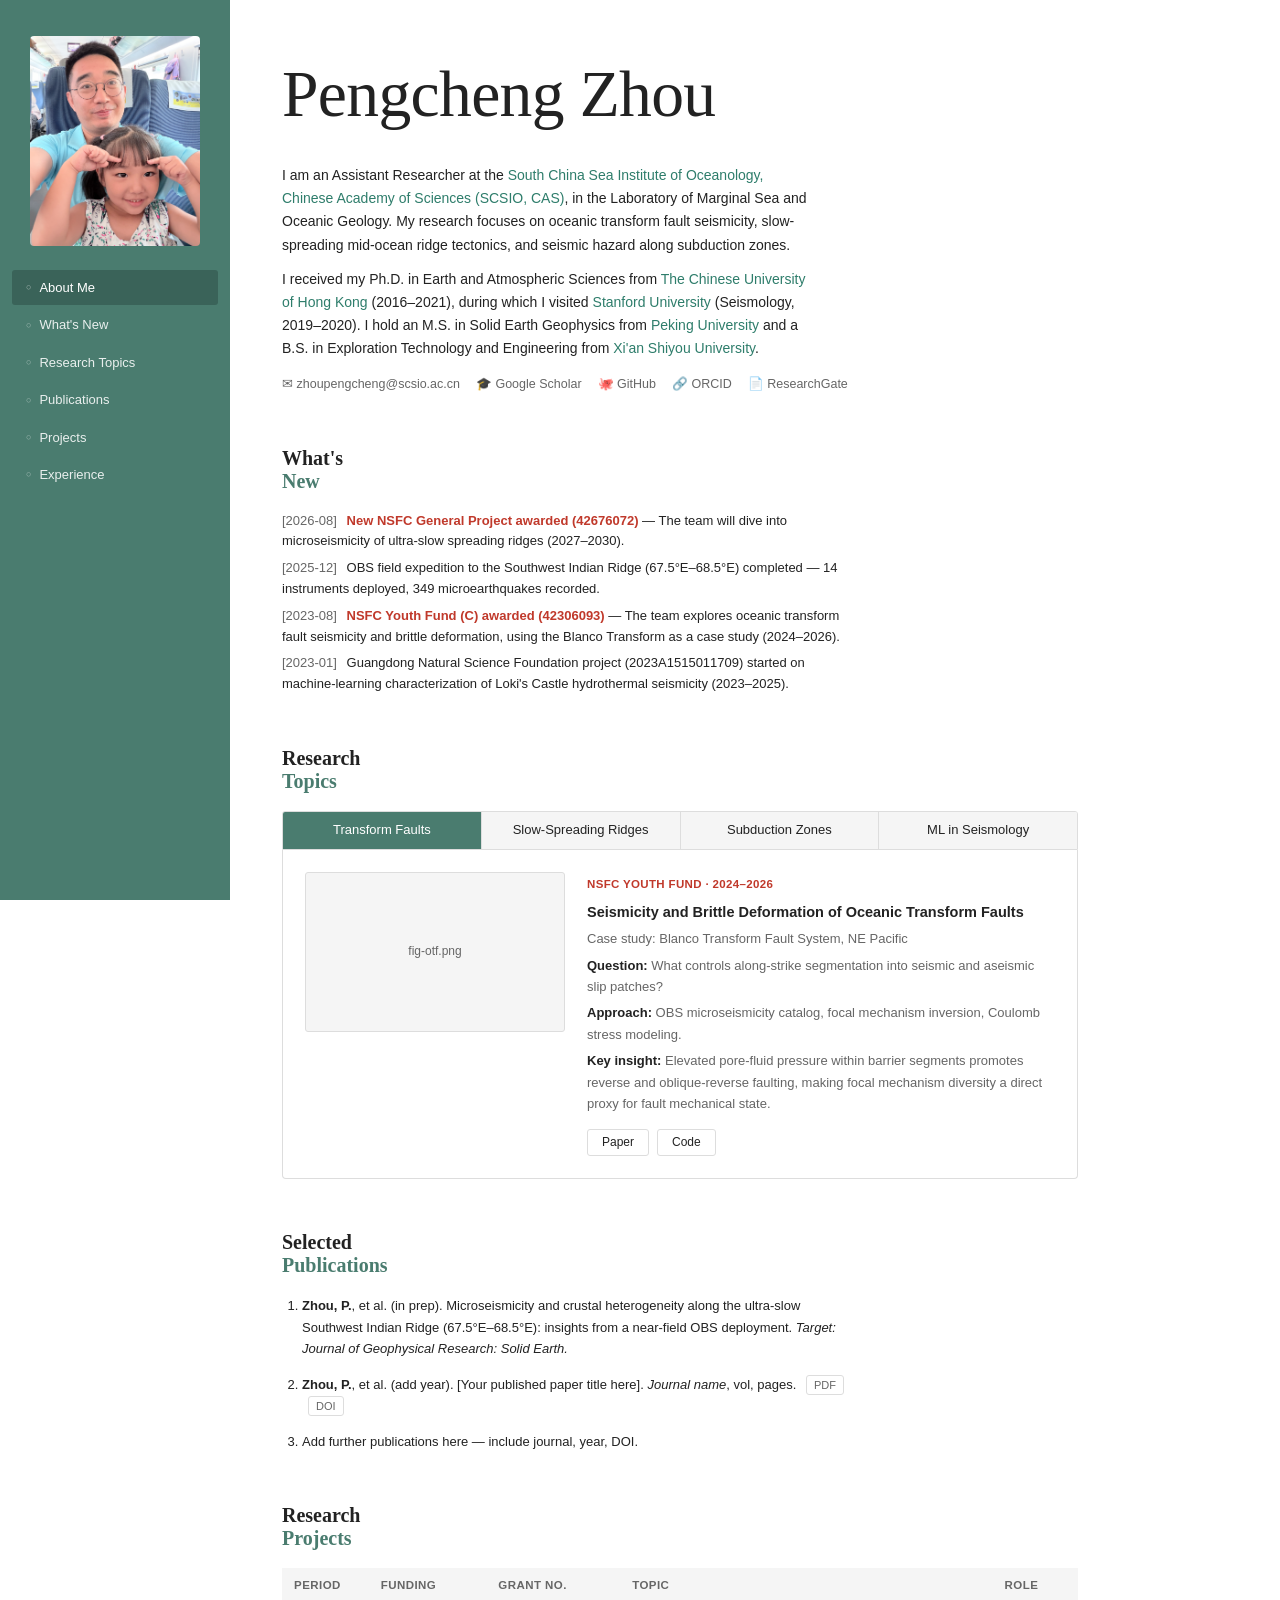
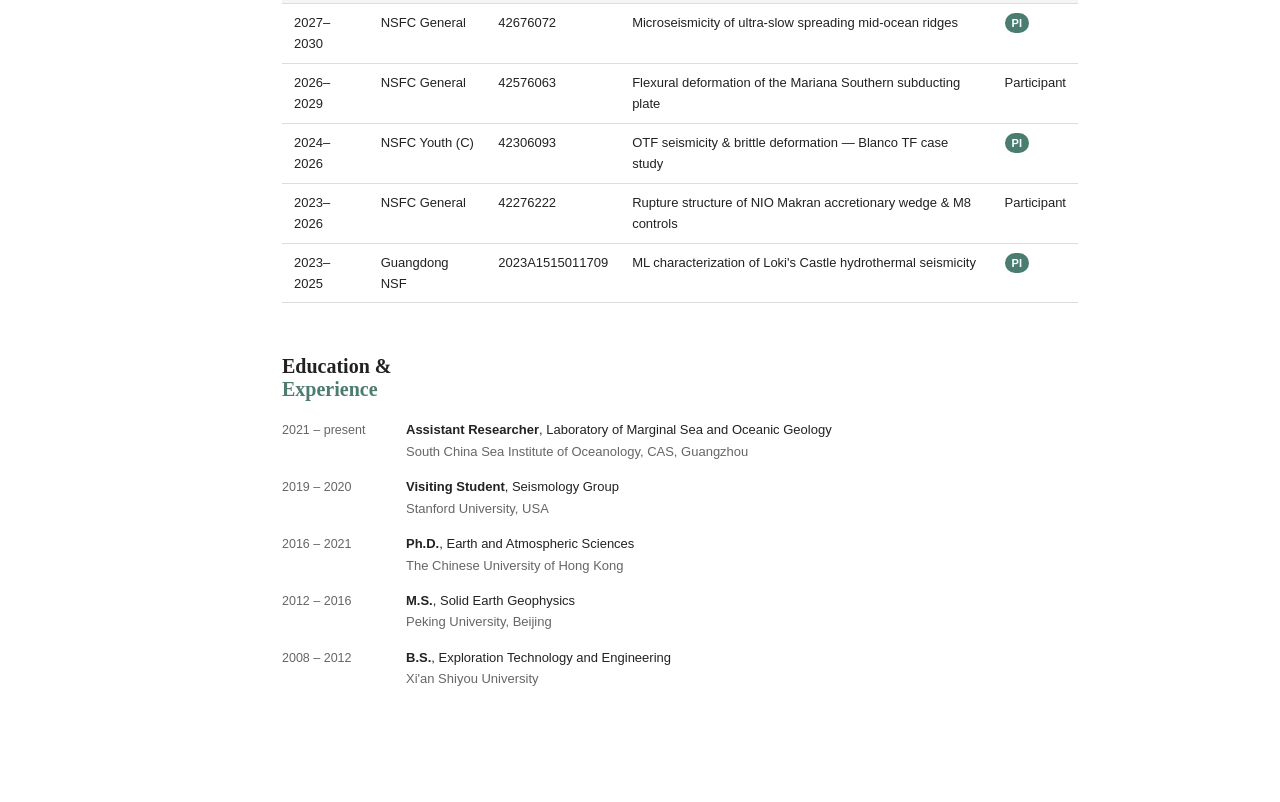
<file: index.html>
<!DOCTYPE html>
<html lang="en">
<head>
  <meta charset="UTF-8" />
  <meta name="viewport" content="width=device-width, initial-scale=1.0" />
  <title>Pengcheng Zhou</title>
  <style>
    /* ── Tokens (matched to cs.stanford.edu/~shirwu) ── */
    :root {
      --sidebar-bg:   #4a7c6f;
      --sidebar-hover:#3a6359;
      --accent:       #4a7c6f;
      --accent-link:  #2e7d6b;
      --red:          #c0392b;
      --surface:      #ffffff;
      --gray-1:       #f5f5f5;
      --gray-2:       #e8e8e8;
      --gray-3:       #cccccc;
      --muted:        #666666;
      --text:         #222222;
      --border:       #dddddd;
      --link-blue:    #2980b9;   /* inline body links */
    }

    *, *::before, *::after { box-sizing: border-box; margin: 0; padding: 0; }
    html { scroll-behavior: smooth; }

    body {
      font-family: -apple-system, BlinkMacSystemFont, "Segoe UI", Arial, sans-serif;
      font-size: 14px;
      line-height: 1.65;
      color: var(--text);
      background: var(--surface);
      display: flex;
      min-height: 100vh;
    }

    a { color: var(--accent-link); text-decoration: none; }
    a:hover { text-decoration: underline; }

    /* ── Sidebar ── */
    .sidebar {
      width: 230px;
      min-width: 230px;
      background: var(--sidebar-bg);
      display: flex;
      flex-direction: column;
      align-items: center;
      padding: 36px 12px 24px;
      gap: 24px;
      position: sticky;
      top: 0;
      height: 100vh;
      overflow-y: auto;
    }

    .sidebar img {
      width: 170px;
      height: 210px;
      object-fit: cover;
      border-radius: 4px;
      display: block;
    }

    /* placeholder shown when photo.jpg is missing */
    .sidebar .photo-placeholder {
      width: 170px;
      height: 210px;
      border-radius: 4px;
      background: #3a6359;
      display: flex;
      align-items: center;
      justify-content: center;
      color: rgba(255,255,255,0.5);
      font-size: 13px;
      text-align: center;
      padding: 12px;
      line-height: 1.4;
    }

    .sidebar nav {
      display: flex;
      flex-direction: column;
      width: 100%;
      gap: 2px;
    }

    .sidebar nav a {
      color: rgba(255,255,255,0.88);
      font-size: 13px;
      padding: 7px 14px;
      border-radius: 3px;
      display: flex;
      align-items: center;
      gap: 8px;
      transition: background 140ms;
    }

    .sidebar nav a::before {
      content: "○";
      font-size: 9px;
      opacity: 0.6;
      flex-shrink: 0;
    }

    .sidebar nav a:hover,
    .sidebar nav a.active {
      background: var(--sidebar-hover);
      text-decoration: none;
      color: #fff;
    }

    /* ── Main ── */
    .main {
      flex: 1;
      padding: 40px 52px 60px;
      max-width: 900px;
    }

    section { margin-bottom: 52px; }

    /* ── Name / About ── */
    #about h1 {
      font-family: Georgia, "Times New Roman", serif;
      font-size: 4.1rem;
      font-weight: normal;
      letter-spacing: -0.01em;
      margin-bottom: 16px;
      color: var(--text);
    }

    #about p {
      max-width: 68ch;
      margin-bottom: 11px;
      font-size: 14px;
    }

    .links-row {
      display: flex;
      flex-wrap: wrap;
      gap: 16px;
      margin-top: 14px;
    }

    .links-row a {
      font-size: 12.5px;
      color: var(--muted);
      display: flex;
      align-items: center;
      gap: 4px;
    }

    .links-row a:hover { color: var(--accent-link); }

    /* ── Section heading (two-line style) ── */
    .sec-head {
      margin-bottom: 18px;
    }

    .sec-head h2 {
      font-family: Georgia, "Times New Roman", serif;
      font-size: 1.25rem;
      font-weight: bold;
      line-height: 1.15;
      color: var(--text);
    }

    .sec-head .sub {
      display: block;
      color: var(--accent);
      font-family: Georgia, "Times New Roman", serif;
      font-size: 1.25rem;
      font-weight: bold;
    }

    /* ── News ── */
    .news-list {
      list-style: none;
      display: flex;
      flex-direction: column;
      gap: 6px;
      max-width: 74ch;
    }

    .news-list li {
      font-size: 13px;
      line-height: 1.6;
    }

    .news-list .date {
      color: var(--muted);
      margin-right: 6px;
      font-variant-numeric: tabular-nums;
    }

    .news-list .award {
      color: var(--red);
      font-weight: 600;
    }

    .news-list .bold { font-weight: 600; }

    /* ── Research tabs ── */
    .tab-bar {
      display: flex;
      border: 1px solid var(--border);
      border-radius: 3px 3px 0 0;
      overflow: hidden;
    }

    .tab-bar button {
      flex: 1;
      padding: 10px 8px;
      background: var(--gray-1);
      border: none;
      border-right: 1px solid var(--border);
      cursor: pointer;
      font-size: 13px;
      font-weight: 500;
      color: var(--text);
      transition: background 130ms, color 130ms;
      line-height: 1.3;
    }

    .tab-bar button:last-child { border-right: none; }
    .tab-bar button:hover { background: #d4e8e2; }
    .tab-bar button.active {
      background: var(--sidebar-bg);
      color: #fff;
    }

    .tab-panels {
      border: 1px solid var(--border);
      border-top: none;
      border-radius: 0 0 4px 4px;
      padding: 22px;
      min-height: 220px;
    }

    .tab-panel { display: none; }
    .tab-panel.active {
      display: flex;
      gap: 22px;
      align-items: flex-start;
    }

    .tab-panel figure {
      flex: 0 0 260px;
      margin: 0;
    }

    .tab-panel figure img,
    .tab-panel .fig-placeholder {
      width: 100%;
      border-radius: 3px;
      border: 1px solid var(--border);
      display: block;
    }

    .tab-panel .fig-placeholder {
      height: 160px;
      background: var(--gray-1);
      display: flex;
      align-items: center;
      justify-content: center;
      color: var(--muted);
      font-size: 12px;
    }

    .paper-meta { flex: 1; min-width: 0; }

    .paper-meta h3 {
      font-size: 14.5px;
      font-weight: 600;
      margin-bottom: 6px;
      line-height: 1.4;
    }

    .venue-tag {
      display: inline-block;
      font-size: 11.5px;
      font-weight: 700;
      color: var(--red);
      margin-bottom: 8px;
      text-transform: uppercase;
      letter-spacing: 0.03em;
    }

    .paper-meta p {
      font-size: 13px;
      margin-bottom: 5px;
      color: var(--muted);
    }

    .paper-meta p b { color: var(--text); }

    .btn-row { display: flex; gap: 8px; margin-top: 14px; }

    .btn {
      padding: 3px 14px;
      border-radius: 3px;
      border: 1px solid var(--border);
      background: var(--surface);
      font-size: 12px;
      cursor: pointer;
      color: var(--text);
      transition: background 130ms;
      text-decoration: none;
      display: inline-block;
    }

    .btn:hover { background: #d4e8e2; text-decoration: none; }

    /* ── Publications ── */
    .pub-list {
      padding-left: 20px;
      display: flex;
      flex-direction: column;
      gap: 14px;
      max-width: 74ch;
    }

    .pub-list li { font-size: 13px; line-height: 1.65; }

    .pub-link {
      display: inline-block;
      margin-left: 6px;
      padding: 0 7px;
      border: 1px solid var(--border);
      border-radius: 3px;
      font-size: 11px;
      color: var(--muted);
    }

    .pub-link:hover {
      color: var(--accent-link);
      border-color: var(--accent-link);
      text-decoration: none;
    }

    /* ── Projects table ── */
    .proj-table {
      width: 100%;
      border-collapse: collapse;
      font-size: 13px;
    }

    .proj-table th,
    .proj-table td {
      text-align: left;
      padding: 8px 12px;
      border-bottom: 1px solid var(--border);
      vertical-align: top;
    }

    .proj-table th {
      font-weight: 600;
      font-size: 11.5px;
      text-transform: uppercase;
      letter-spacing: 0.04em;
      color: var(--muted);
      background: var(--gray-1);
    }

    .proj-table tr:hover td { background: #f0f8f5; }

    .pi-badge {
      display: inline-block;
      padding: 1px 7px;
      border-radius: 10px;
      background: var(--sidebar-bg);
      color: #fff;
      font-size: 11px;
      font-weight: 600;
    }

    /* ── Experience ── */
    .exp-list {
      list-style: none;
      display: flex;
      flex-direction: column;
      gap: 14px;
    }

    .exp-list li {
      display: flex;
      gap: 24px;
      font-size: 13px;
    }

    .exp-period {
      flex: 0 0 100px;
      color: var(--muted);
      font-variant-numeric: tabular-nums;
      padding-top: 1px;
      font-size: 12.5px;
    }

    .exp-body strong { font-weight: 600; }
    .exp-body .inst  { color: var(--muted); }

    /* ── Divider ── */
    hr {
      border: none;
      border-top: 1px solid var(--gray-2);
      margin: 0 0 52px;
    }

    /* ── Responsive ── */
    @media (max-width: 720px) {
      body { flex-direction: column; }

      .sidebar {
        width: 100%;
        height: auto;
        position: static;
        flex-direction: row;
        flex-wrap: wrap;
        justify-content: center;
        padding: 16px 12px;
        gap: 16px;
      }

      .sidebar img,
      .sidebar .photo-placeholder { width: 72px; height: 90px; }

      .sidebar nav {
        flex-direction: row;
        flex-wrap: wrap;
        width: auto;
      }

      .sidebar nav a { font-size: 12px; padding: 5px 10px; }

      .main { padding: 28px 18px 48px; }

      .tab-panel.active { flex-direction: column; }
      .tab-panel figure { flex: none; width: 100%; }

      .exp-list li { flex-direction: column; gap: 2px; }
      .exp-period { flex: none; }

      .proj-table { font-size: 12px; }
      .proj-table th,
      .proj-table td { padding: 6px 8px; }
    }

    @media (prefers-reduced-motion: reduce) {
      *, *::before, *::after { transition: none !important; }
    }
  </style>
</head>
<body>

<!-- ── Sidebar ── -->
<aside class="sidebar">
  <img src="photo.jpg" alt="Pengcheng Zhou" />
  <nav aria-label="Page sections">
    <a href="#about">About Me</a>
    <a href="#news">What's New</a>
    <a href="#research">Research Topics</a>
    <a href="#publications">Publications</a>
    <a href="#projects">Projects</a>
    <a href="#experience">Experience</a>
  </nav>
</aside>

<!-- ── Main ── -->
<main class="main">

  <!-- About -->
  <section id="about">
    <h1>Pengcheng Zhou</h1>

    <p>
      I am an Assistant Researcher at the
      <a href="http://www.scsio.ac.cn/" target="_blank" rel="noopener">South China Sea Institute of Oceanology,
      Chinese Academy of Sciences (SCSIO, CAS)</a>, in the Laboratory of Marginal Sea and Oceanic Geology.
      My research focuses on oceanic transform fault seismicity, slow-spreading mid-ocean ridge tectonics,
      and seismic hazard along subduction zones.
    </p>

    <p>
      I received my Ph.D. in Earth and Atmospheric Sciences from
      <a href="https://www.cuhk.edu.hk/" target="_blank" rel="noopener">The Chinese University of Hong Kong</a>
      (2016–2021), during which I visited
      <a href="https://earth.stanford.edu/" target="_blank" rel="noopener">Stanford University</a>
      (Seismology, 2019–2020). I hold an M.S. in Solid Earth Geophysics from
      <a href="https://www.pku.edu.cn/" target="_blank" rel="noopener">Peking University</a>
      and a B.S. in Exploration Technology and Engineering from
      <a href="https://www.xsyu.edu.cn/" target="_blank" rel="noopener">Xi'an Shiyou University</a>.
    </p>

    <div class="links-row">
      <a href="mailto:zhoupengcheng@scsio.ac.cn">✉ zhoupengcheng@scsio.ac.cn</a>
      <a href="https://scholar.google.com/"       target="_blank" rel="noopener">🎓 Google Scholar</a>
      <a href="https://github.com/pkunzhou"        target="_blank" rel="noopener">🐙 GitHub</a>
      <a href="https://orcid.org/"                target="_blank" rel="noopener">🔗 ORCID</a>
      <a href="https://www.researchgate.net/"      target="_blank" rel="noopener">📄 ResearchGate</a>
    </div>
  </section>

  <!-- What's New -->
  <section id="news">
    <div class="sec-head">
      <h2>What's <span class="sub">New</span></h2>
    </div>
    <ul class="news-list">
      <li>
        <span class="date">[2026-08]</span>
        <span class="award">New NSFC General Project awarded (42676072)</span> —
        The team will dive into microseismicity of ultra-slow spreading ridges (2027–2030).
      </li>
      <li>
        <span class="date">[2025-12]</span>
        OBS field expedition to the Southwest Indian Ridge (67.5°E–68.5°E) completed —
        14 instruments deployed, 349 microearthquakes recorded.
      </li>
      <li>
        <span class="date">[2023-08]</span>
        <span class="award">NSFC Youth Fund (C) awarded (42306093)</span> —
        The team explores oceanic transform fault seismicity and brittle deformation,
        using the Blanco Transform as a case study (2024–2026).
      </li>
      <li>
        <span class="date">[2023-01]</span>
        Guangdong Natural Science Foundation project (2023A1515011709) started on
        machine-learning characterization of Loki's Castle hydrothermal seismicity (2023–2025).
      </li>
    </ul>
  </section>

  <!-- Research Topics -->
  <section id="research">
    <div class="sec-head">
      <h2>Research <span class="sub">Topics</span></h2>
    </div>

    <div class="tab-bar" role="tablist">
      <button role="tab" aria-selected="true"  aria-controls="panel-otf"  class="active" onclick="switchTab(this,'panel-otf')">Transform Faults</button>
      <button role="tab" aria-selected="false" aria-controls="panel-swir"           onclick="switchTab(this,'panel-swir')">Slow-Spreading Ridges</button>
      <button role="tab" aria-selected="false" aria-controls="panel-sub"            onclick="switchTab(this,'panel-sub')">Subduction Zones</button>
      <button role="tab" aria-selected="false" aria-controls="panel-ml"             onclick="switchTab(this,'panel-ml')">ML in Seismology</button>
    </div>

    <div class="tab-panels">

      <!-- Transform Faults -->
      <div id="panel-otf" class="tab-panel active" role="tabpanel">
        <figure>
          <div class="fig-placeholder">fig-otf.png</div>
          <!-- <img src="fig-otf.png" alt="OTF seismicity map" /> -->
        </figure>
        <div class="paper-meta">
          <span class="venue-tag">NSFC Youth Fund · 2024–2026</span>
          <h3>Seismicity and Brittle Deformation of Oceanic Transform Faults</h3>
          <p>Case study: Blanco Transform Fault System, NE Pacific</p>
          <p><b>Question:</b> What controls along-strike segmentation into seismic and aseismic slip patches?</p>
          <p><b>Approach:</b> OBS microseismicity catalog, focal mechanism inversion, Coulomb stress modeling.</p>
          <p><b>Key insight:</b> Elevated pore-fluid pressure within barrier segments promotes reverse and oblique-reverse faulting, making focal mechanism diversity a direct proxy for fault mechanical state.</p>
          <div class="btn-row">
            <a href="#" class="btn">Paper</a>
            <a href="#" class="btn">Code</a>
          </div>
        </div>
      </div>

      <!-- Slow-Spreading Ridges -->
      <div id="panel-swir" class="tab-panel" role="tabpanel">
        <figure>
          <div class="fig-placeholder">fig-swir.png</div>
          <!-- <img src="fig-swir.png" alt="SWIR OBS array" /> -->
        </figure>
        <div class="paper-meta">
          <span class="venue-tag">SWIR Expedition · Dec 2025</span>
          <h3>Microseismicity and Crustal Structure along the Ultra-Slow Southwest Indian Ridge</h3>
          <p>Study area: 67.5°E–68.5°E, eastern SWIR</p>
          <p><b>Question:</b> How do magmatic and tectonic processes partition across a single 30 km ridge segment at &lt;16 mm/yr spreading?</p>
          <p><b>Approach:</b> 14-OBS array; PickBlue ML phase picking; NonLinLoc + HypoDD relocation; SKHASH focal mechanisms.</p>
          <p><b>Key insight:</b> A 10–20 km along-axis transition encodes four simultaneous structural changes invisible to teleseismic catalogs.</p>
          <div class="btn-row">
            <a href="#" class="btn">Paper (in prep)</a>
          </div>
        </div>
      </div>

      <!-- Subduction Zones -->
      <div id="panel-sub" class="tab-panel" role="tabpanel">
        <figure>
          <div class="fig-placeholder">fig-sub.png</div>
          <!-- <img src="fig-sub.png" alt="Mariana subduction" /> -->
        </figure>
        <div class="paper-meta">
          <span class="venue-tag">NSFC General · 2026–2029</span>
          <h3>Deep Flexural Deformation of the Subducting Mariana Southern Plate</h3>
          <p>Project No. 42576063 — collaborator</p>
          <p><b>Question:</b> How does outer-rise bending stress modulate shallow seismicity and regional stress state in the Mariana system?</p>
          <p><b>Approach:</b> Seismicity relocation, stress inversion, finite-element flexure modeling.</p>
          <p><b>Relevance:</b> Links plate bending, intraslab hydration, and seismic hazard in the Western Pacific.</p>
          <div class="btn-row">
            <a href="#" class="btn">More info</a>
          </div>
        </div>
      </div>

      <!-- ML in Seismology -->
      <div id="panel-ml" class="tab-panel" role="tabpanel">
        <figure>
          <div class="fig-placeholder">fig-ml.png</div>
          <!-- <img src="fig-ml.png" alt="ML seismology" /> -->
        </figure>
        <div class="paper-meta">
          <span class="venue-tag">Guangdong NSF · 2023–2025</span>
          <h3>Machine-Learning Characterization of Hydrothermal Seismicity</h3>
          <p>Case study: Loki's Castle hydrothermal vent field</p>
          <p><b>Question:</b> Can deep-learning phase pickers (PickBlue) generalize from OBS training sets to hydrothermal noise environments?</p>
          <p><b>Approach:</b> Transfer learning on OBS waveforms, template matching, seismicity migration analysis.</p>
          <p><b>Relevance:</b> Opens ML seismology to non-standard, high-noise seafloor settings.</p>
          <div class="btn-row">
            <a href="#" class="btn">Paper</a>
            <a href="#" class="btn">Code</a>
          </div>
        </div>
      </div>

    </div>
  </section>

  <!-- Publications -->
  <section id="publications">
    <div class="sec-head">
      <h2>Selected <span class="sub">Publications</span></h2>
    </div>
    <ol class="pub-list">
      <li>
        <strong>Zhou, P.</strong>, et al. (in prep).
        Microseismicity and crustal heterogeneity along the ultra-slow Southwest Indian Ridge
        (67.5°E–68.5°E): insights from a near-field OBS deployment.
        <em>Target: Journal of Geophysical Research: Solid Earth.</em>
      </li>
      <li>
        <strong>Zhou, P.</strong>, et al. (add year).
        [Your published paper title here].
        <em>Journal name</em>, vol, pages.
        <a href="#" class="pub-link">PDF</a>
        <a href="#" class="pub-link">DOI</a>
      </li>
      <li>
        Add further publications here — include journal, year, DOI.
      </li>
    </ol>
  </section>

  <!-- Projects -->
  <section id="projects">
    <div class="sec-head">
      <h2>Research <span class="sub">Projects</span></h2>
    </div>
    <table class="proj-table">
      <thead>
        <tr>
          <th>Period</th>
          <th>Funding</th>
          <th>Grant No.</th>
          <th>Topic</th>
          <th>Role</th>
        </tr>
      </thead>
      <tbody>
        <tr>
          <td>2027–2030</td>
          <td>NSFC General</td>
          <td>42676072</td>
          <td>Microseismicity of ultra-slow spreading mid-ocean ridges</td>
          <td><span class="pi-badge">PI</span></td>
        </tr>
        <tr>
          <td>2026–2029</td>
          <td>NSFC General</td>
          <td>42576063</td>
          <td>Flexural deformation of the Mariana Southern subducting plate</td>
          <td>Participant</td>
        </tr>
        <tr>
          <td>2024–2026</td>
          <td>NSFC Youth (C)</td>
          <td>42306093</td>
          <td>OTF seismicity &amp; brittle deformation — Blanco TF case study</td>
          <td><span class="pi-badge">PI</span></td>
        </tr>
        <tr>
          <td>2023–2026</td>
          <td>NSFC General</td>
          <td>42276222</td>
          <td>Rupture structure of NIO Makran accretionary wedge &amp; M8 controls</td>
          <td>Participant</td>
        </tr>
        <tr>
          <td>2023–2025</td>
          <td>Guangdong NSF</td>
          <td>2023A1515011709</td>
          <td>ML characterization of Loki's Castle hydrothermal seismicity</td>
          <td><span class="pi-badge">PI</span></td>
        </tr>
      </tbody>
    </table>
  </section>

  <!-- Experience -->
  <section id="experience">
    <div class="sec-head">
      <h2>Education &amp; <span class="sub">Experience</span></h2>
    </div>
    <ul class="exp-list">
      <li>
        <span class="exp-period">2021 – present</span>
        <div class="exp-body">
          <strong>Assistant Researcher</strong>, Laboratory of Marginal Sea and Oceanic Geology<br />
          <span class="inst">South China Sea Institute of Oceanology, CAS, Guangzhou</span>
        </div>
      </li>
      <li>
        <span class="exp-period">2019 – 2020</span>
        <div class="exp-body">
          <strong>Visiting Student</strong>, Seismology Group<br />
          <span class="inst">Stanford University, USA</span>
        </div>
      </li>
      <li>
        <span class="exp-period">2016 – 2021</span>
        <div class="exp-body">
          <strong>Ph.D.</strong>, Earth and Atmospheric Sciences<br />
          <span class="inst">The Chinese University of Hong Kong</span>
        </div>
      </li>
      <li>
        <span class="exp-period">2012 – 2016</span>
        <div class="exp-body">
          <strong>M.S.</strong>, Solid Earth Geophysics<br />
          <span class="inst">Peking University, Beijing</span>
        </div>
      </li>
      <li>
        <span class="exp-period">2008 – 2012</span>
        <div class="exp-body">
          <strong>B.S.</strong>, Exploration Technology and Engineering<br />
          <span class="inst">Xi'an Shiyou University</span>
        </div>
      </li>
    </ul>
  </section>

</main>

<script>
  function switchTab(btn, panelId) {
    document.querySelectorAll('.tab-bar button').forEach(b => {
      b.classList.remove('active');
      b.setAttribute('aria-selected', 'false');
    });
    document.querySelectorAll('.tab-panel').forEach(p => p.classList.remove('active'));
    btn.classList.add('active');
    btn.setAttribute('aria-selected', 'true');
    document.getElementById(panelId).classList.add('active');
  }

  // Highlight active nav link on scroll
  const sections = document.querySelectorAll('section[id]');
  const navLinks = document.querySelectorAll('.sidebar nav a');

  const observer = new IntersectionObserver(entries => {
    entries.forEach(entry => {
      if (entry.isIntersecting) {
        navLinks.forEach(a => a.classList.remove('active'));
        const active = document.querySelector(`.sidebar nav a[href="#${entry.target.id}"]`);
        if (active) active.classList.add('active');
      }
    });
  }, { rootMargin: '-30% 0px -60% 0px' });

  sections.forEach(s => observer.observe(s));
</script>

</body>
</html>
</file>
